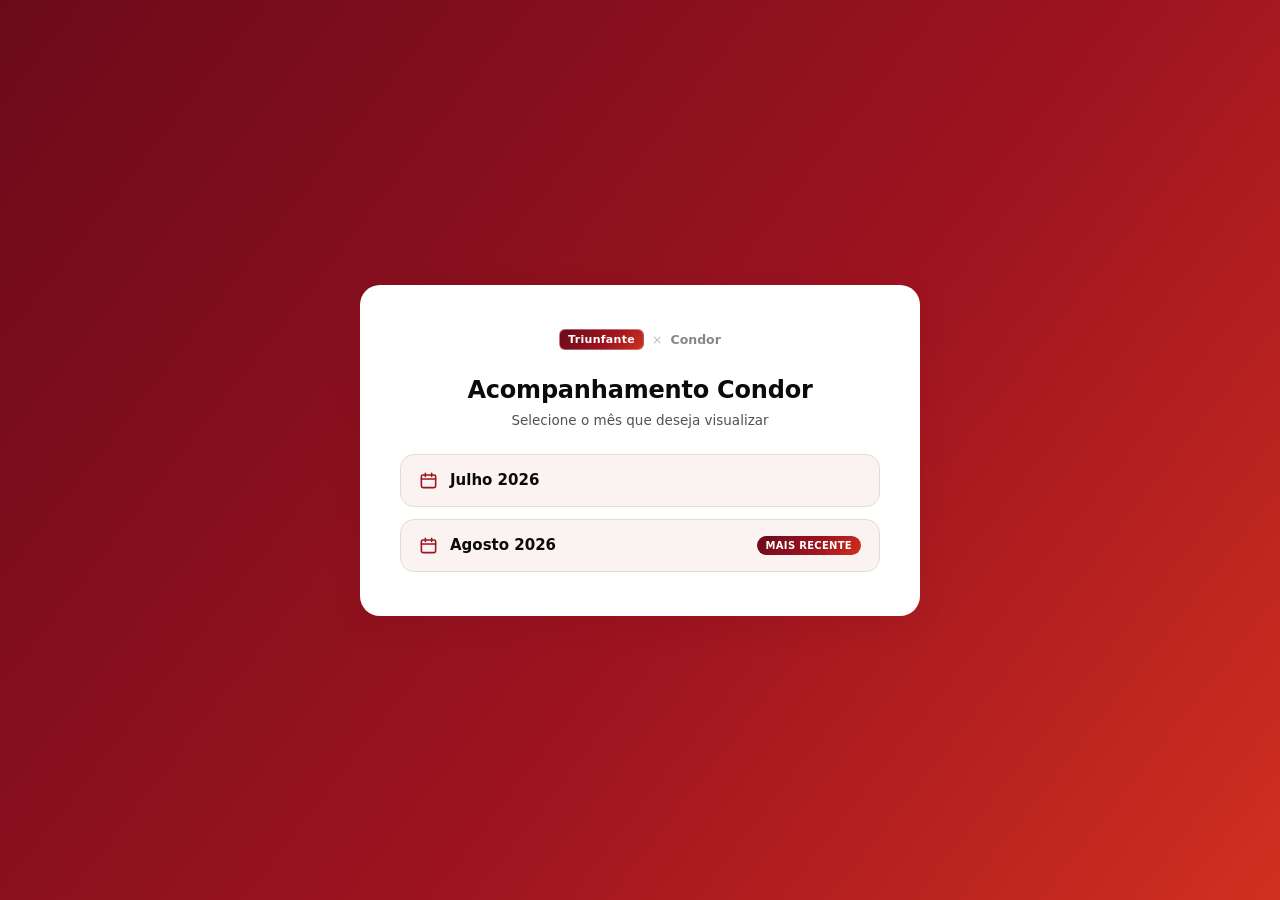
<file: index.html>
<!doctype html>
<html lang="pt-BR">
<head>
<meta charset="UTF-8">
<meta name="viewport" content="width=device-width, initial-scale=1">
<title>Acompanhamento Condor</title>
<link rel="stylesheet" href="style.css">
</head>
<body>
<div class="mesgate">
  <div class="mesgate-card">
    <div class="mesgate-brand"><span class="side-brand-badge">Triunfante</span><span class="side-brand-x">×</span><span class="side-brand-name">Condor</span></div>
    <h1>Acompanhamento Condor</h1>
    <p class="mesgate-sub">Selecione o mês que deseja visualizar</p>
    <div class="mesgate-grid" id="mesGateGrid"></div>
  </div>
</div>

<script src="meses.js"></script>
<script src="script.js"></script>
<script>
(function () {
  var meses = window.CONDOR_MESES || [];
  document.getElementById("mesGateGrid").innerHTML = mesGateCardsHTML(meses);
  wireMesGate(document);
})();
</script>
</body>
</html>
</file>
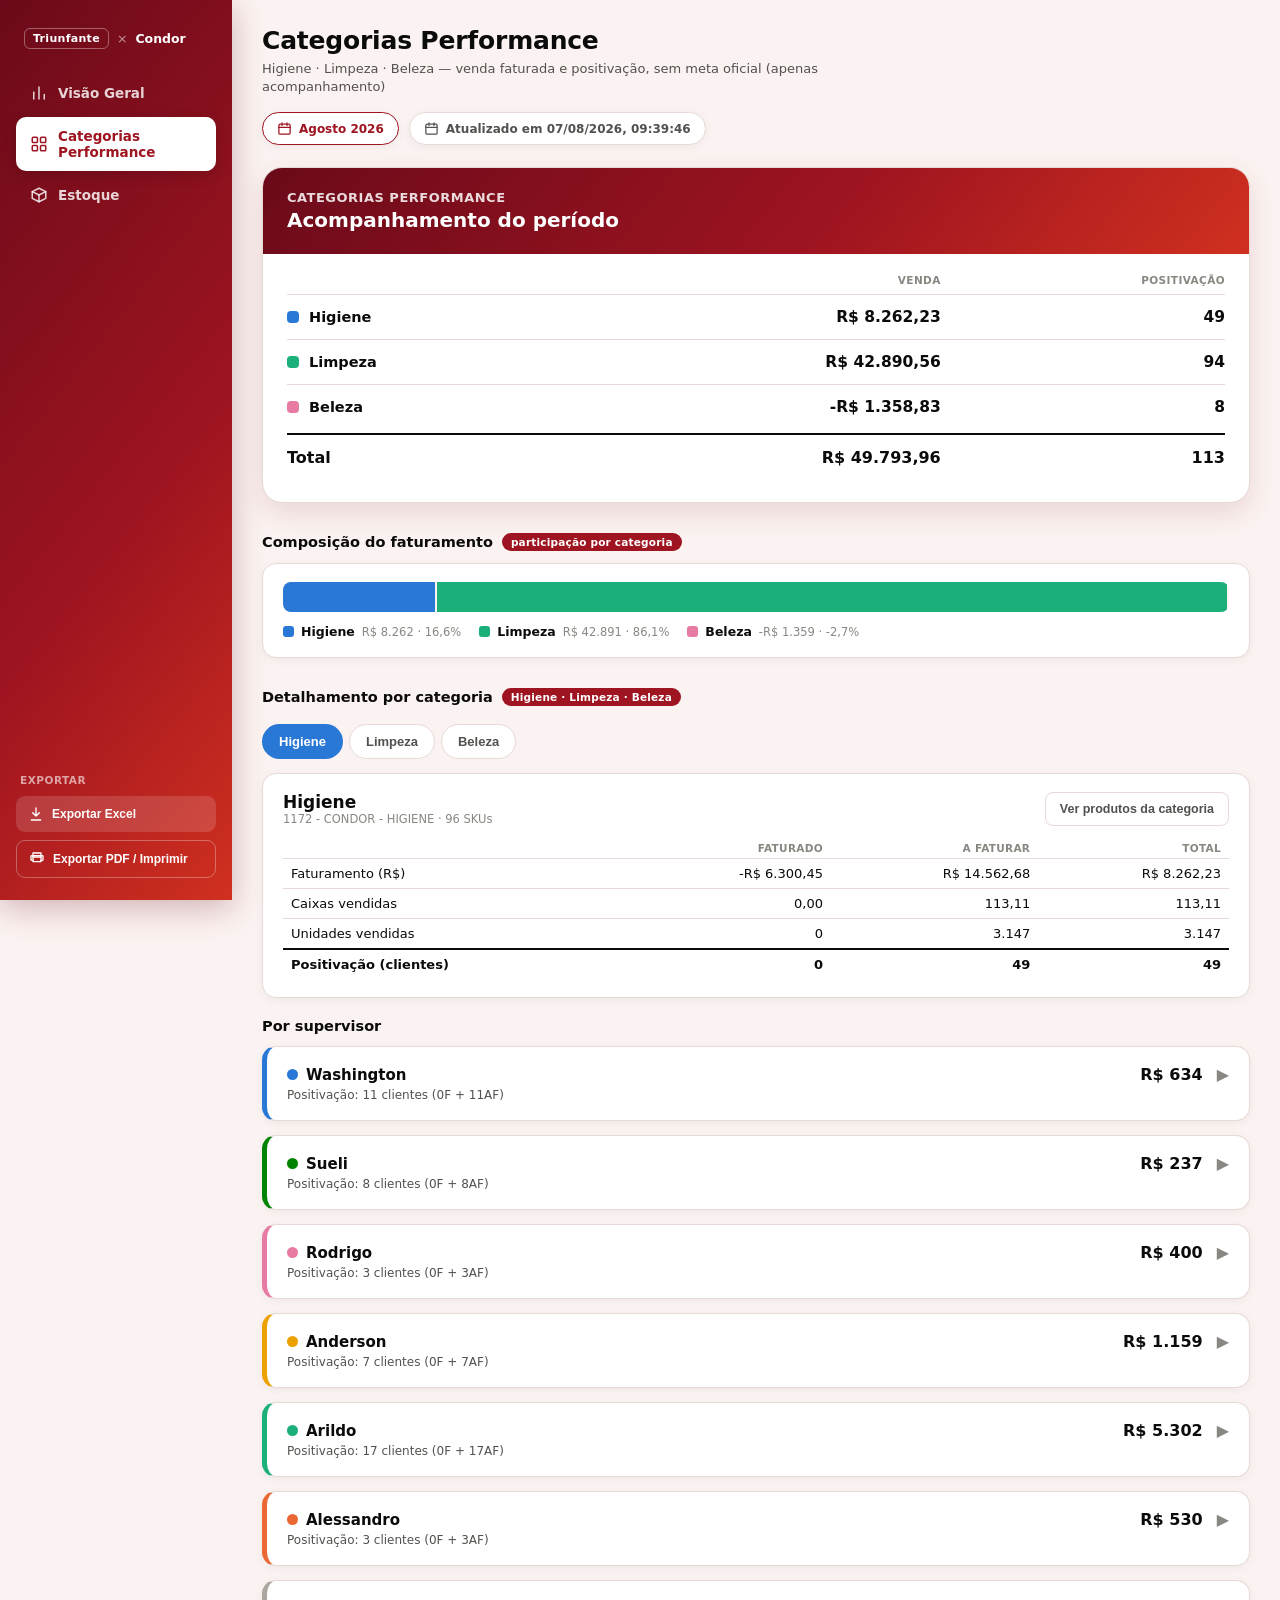
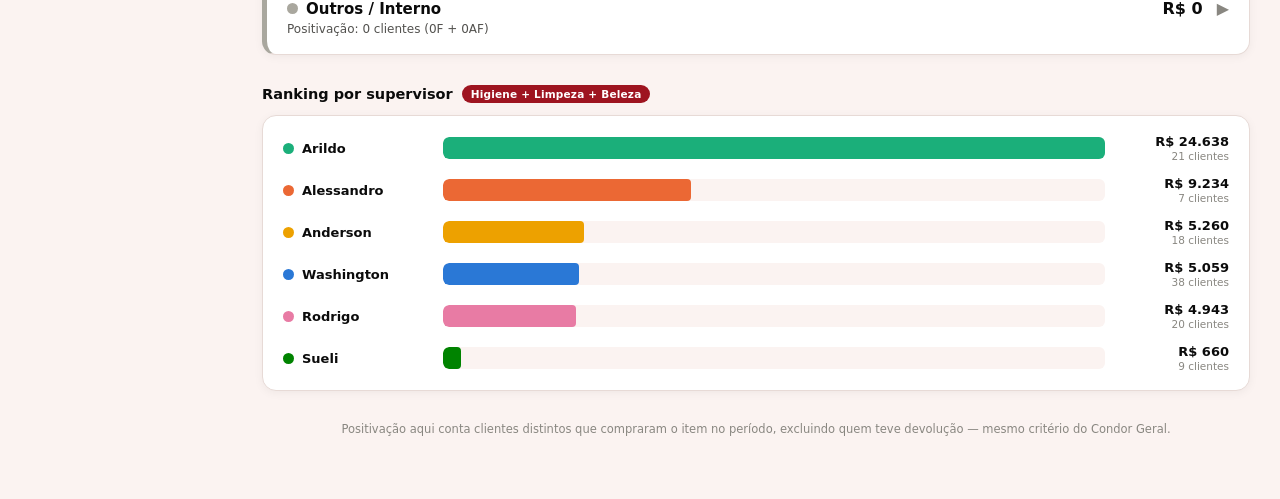
<file: categorias.html>
<!doctype html>
<html lang="pt-BR">
<head>
<meta charset="UTF-8">
<meta name="viewport" content="width=device-width, initial-scale=1">
<title>Categorias Performance — Acompanhamento Condor</title>
<link rel="stylesheet" href="style.css">
</head>
<body>
<div class="app">
  <div id="sidebarSlot"></div>
  <div class="main">
    <div class="content">
      <div id="topbarSlot"></div>

  <div id="scoreboardCard"></div>

  <div class="section-title">Composição do faturamento <span class="tag">participação por categoria</span></div>
  <div class="card" id="stackBarCard"></div>

  <div class="section-title">Detalhamento por categoria <span class="tag">Higiene · Limpeza · Beleza</span></div>
  <div class="tabs" id="tabs"></div>
  <div id="tabpanels"></div>

  <div class="section-title">Ranking por supervisor <span class="tag">Higiene + Limpeza + Beleza</span></div>
  <div class="card" id="rankCard"></div>

  <div class="footer-note">Positivação aqui conta clientes distintos que compraram o item no período, excluindo quem teve devolução — mesmo critério do Condor Geral.</div>
    </div>
  </div>
</div>

<script src="meses.js"></script>
<script src="mes-loader.js"></script>
<script src="script.js"></script>
<script>
(function () {
  var data = getData();
  document.getElementById("sidebarSlot").outerHTML = sidebarHTML("categorias", { exportFn: "exportCategoriasXls" });
  document.getElementById("topbarSlot").outerHTML = topbarHTML(
    "Categorias Performance",
    "Higiene · Limpeza · Beleza — venda faturada e positivação, sem meta oficial (apenas acompanhamento)",
    data.atualizadoEm
  );
  var cat = data.categorias;

  var scoreboardRows = cat.lista.map(function (c) {
    return '<div class="scoreboard-row" style="--cat-accent:' + catAccent(c.id) + '">' +
      '<div class="scoreboard-name"><span class="dot"></span>' + c.nome + '</div>' +
      '<div class="scoreboard-venda">' + fmtBRLCentavos(c.totalGeral.faturamento) + '</div>' +
      '<div class="scoreboard-posit">' + fmtInt(c.totalGeral.positivacao) + '</div>' +
    '</div>';
  }).join("");
  scoreboardRows += '<div class="scoreboard-row scoreboard-total">' +
    '<div class="scoreboard-name">Total</div>' +
    '<div class="scoreboard-venda">' + fmtBRLCentavos(cat.totalGeral.faturamento) + '</div>' +
    '<div class="scoreboard-posit">' + fmtInt(cat.totalGeral.positivacao) + '</div>' +
  '</div>';
  document.getElementById("scoreboardCard").innerHTML =
    '<div class="scoreboard">' +
      '<div class="scoreboard-head"><div class="scoreboard-title">Categorias Performance</div><div class="scoreboard-sub">Acompanhamento do período</div></div>' +
      '<div class="scoreboard-body">' +
        '<div class="scoreboard-cols"><span></span><span>Venda</span><span>Positivação</span></div>' +
        scoreboardRows +
      '</div>' +
    '</div>';

  document.getElementById("stackBarCard").innerHTML = stackBarHTML(cat.lista.map(function (c) {
    return { label: c.nome, value: c.totalGeral.faturamento, valueText: fmtBRL(c.totalGeral.faturamento), colorVar: catAccent(c.id) };
  }));

  document.getElementById("tabs").innerHTML = cat.lista.map(function (c, i) {
    return '<button class="tab-btn' + (i === 0 ? ' active' : '') + '" data-tab="panel-' + c.id + '" style="--tab-accent:' + catAccent(c.id) + '">' + c.nome + '</button>';
  }).join("");

  document.getElementById("tabpanels").innerHTML = cat.lista.map(function (c, i) {
    var produtosHtml = c.produtos.map(function (p) { return '<span class="prodchip"><b>' + p.codigo + '</b> ' + p.descricao + '</span>'; }).join("");
    var supHtml = c.porSupervisor.map(function (s) {
      var vendHtml = "";
      if (s.vendedores && s.vendedores.length) {
        vendHtml = '<div style="margin-top:12px">' + s.vendedores.slice().sort(function(a,b){return b.faturamento-a.faturamento;}).map(function (v) {
          return '<div style="display:flex;justify-content:space-between;font-size:12.5px;padding:6px 0;border-top:1px solid var(--line)">' +
            '<span>' + v.nome + '</span><span class="num">' + fmtBRLCentavos(v.faturamento) + ' · ' + v.positivacao + ' clientes</span>' +
          '</div>';
        }).join("") + '</div>';
      } else {
        vendHtml = '<div style="font-size:12px;color:var(--ink-muted);margin-top:8px">Nenhuma venda desta categoria por vendedores deste time no período.</div>';
      }
      return '<div class="card sup-card clickable" style="--sup-accent:' + supAccent(s.supervisorId) + '" onclick="toggleSupCard(this)">' +
        '<div class="sup-head"><div class="sup-name"><span class="dot"></span>' + s.nome + '</div><div style="display:flex;align-items:center;gap:14px"><span class="num" style="font-weight:800">' + fmtBRL(s.faturamento) + '</span><span class="chev">▶</span></div></div>' +
        '<div style="font-size:12px;color:var(--ink-soft);margin-top:4px">Positivação: ' + fmtInt(s.positivacao) + ' clientes (' + s.positivacaoFaturado + 'F + ' + s.positivacaoAFaturar + 'AF)</div>' +
        '<div class="sup-body">' + metricTableHTML(s, { caixas: true, unidades: false, meta: false }) + vendHtml + '</div>' +
      '</div>';
    }).join("");

    return '<div class="tabpanel' + (i === 0 ? ' active' : '') + '" id="panel-' + c.id + '">' +
      '<div class="card">' +
        '<div style="display:flex;justify-content:space-between;align-items:center;flex-wrap:wrap;gap:10px">' +
          '<div><div style="font-size:17px;font-weight:800">' + c.nome + '</div><div style="font-size:11.5px;color:var(--ink-muted)">' + c.departamento + ' · ' + c.totalSkus + ' SKUs</div></div>' +
          '<button class="btn ghost" onclick="var el=this.parentElement.parentElement.querySelector(\'.prodlist\'); el.style.display = el.style.display===\'none\'?\'flex\':\'none\';">Ver produtos da categoria</button>' +
        '</div>' +
        '<div class="prodlist" style="display:none">' + produtosHtml + '</div>' +
        '<div style="margin-top:12px">' + metricTableHTML(c.totalGeral, { caixas: true, unidades: true, meta: false }) + '</div>' +
      '</div>' +
      '<div class="section-title" style="margin-top:20px">Por supervisor</div>' +
      supHtml +
    '</div>';
  }).join("");

  var comFaturamento = cat.porSupervisor.slice().filter(function (s) { return s.faturamento > 0 || s.aFaturar > 0; }).sort(function (a, b) { return b.faturamento - a.faturamento; });
  var maxFat = comFaturamento.reduce(function (m, x) { return Math.max(m, x.faturamento); }, 0) || 1;
  document.getElementById("rankCard").innerHTML = rankChartHTML(comFaturamento.map(function (s) {
    return {
      nome: s.nome,
      accentVar: supAccent(s.supervisorId),
      pct: s.faturamento / maxFat * 100,
      valorTexto: fmtBRL(s.faturamento),
      valorSub: fmtInt(s.positivacao) + " clientes"
    };
  }));

  wireTabs(document);
})();

function exportCategoriasXls() {
  var data = getData();
  var cat = data.categorias;
  var headers = ["Categoria", "Supervisor", "Faturado", "A Faturar", "Faturamento", "Caixas Vendidas", "Positivação Faturado", "Positivação A Faturar", "Positivação"];
  var rows = [];
  cat.lista.forEach(function (c) {
    c.porSupervisor.forEach(function (s) {
      rows.push([c.nome, s.nome, fmtBRLCentavos(s.faturado), fmtBRLCentavos(s.aFaturar), fmtBRLCentavos(s.faturamento), fmtNum(s.caixasVenda, 2), s.positivacaoFaturado, s.positivacaoAFaturar, s.positivacao]);
    });
    rows.push([c.nome, "TOTAL CATEGORIA", fmtBRLCentavos(c.totalGeral.faturado), fmtBRLCentavos(c.totalGeral.aFaturar), fmtBRLCentavos(c.totalGeral.faturamento), fmtNum(c.totalGeral.caixasVenda, 2), c.totalGeral.positivacaoFaturado, c.totalGeral.positivacaoAFaturar, c.totalGeral.positivacao]);
  });
  rows.push(["TOTAL GERAL", "", fmtBRLCentavos(cat.totalGeral.faturado), fmtBRLCentavos(cat.totalGeral.aFaturar), fmtBRLCentavos(cat.totalGeral.faturamento), fmtNum(cat.totalGeral.caixasVenda, 2), cat.totalGeral.positivacaoFaturado, cat.totalGeral.positivacaoAFaturar, cat.totalGeral.positivacao]);
  downloadHtmlAsXls("Condor Categorias", headers, rows, "Condor Categorias Performance.xls");
}
</script>
</body>
</html>
</file>
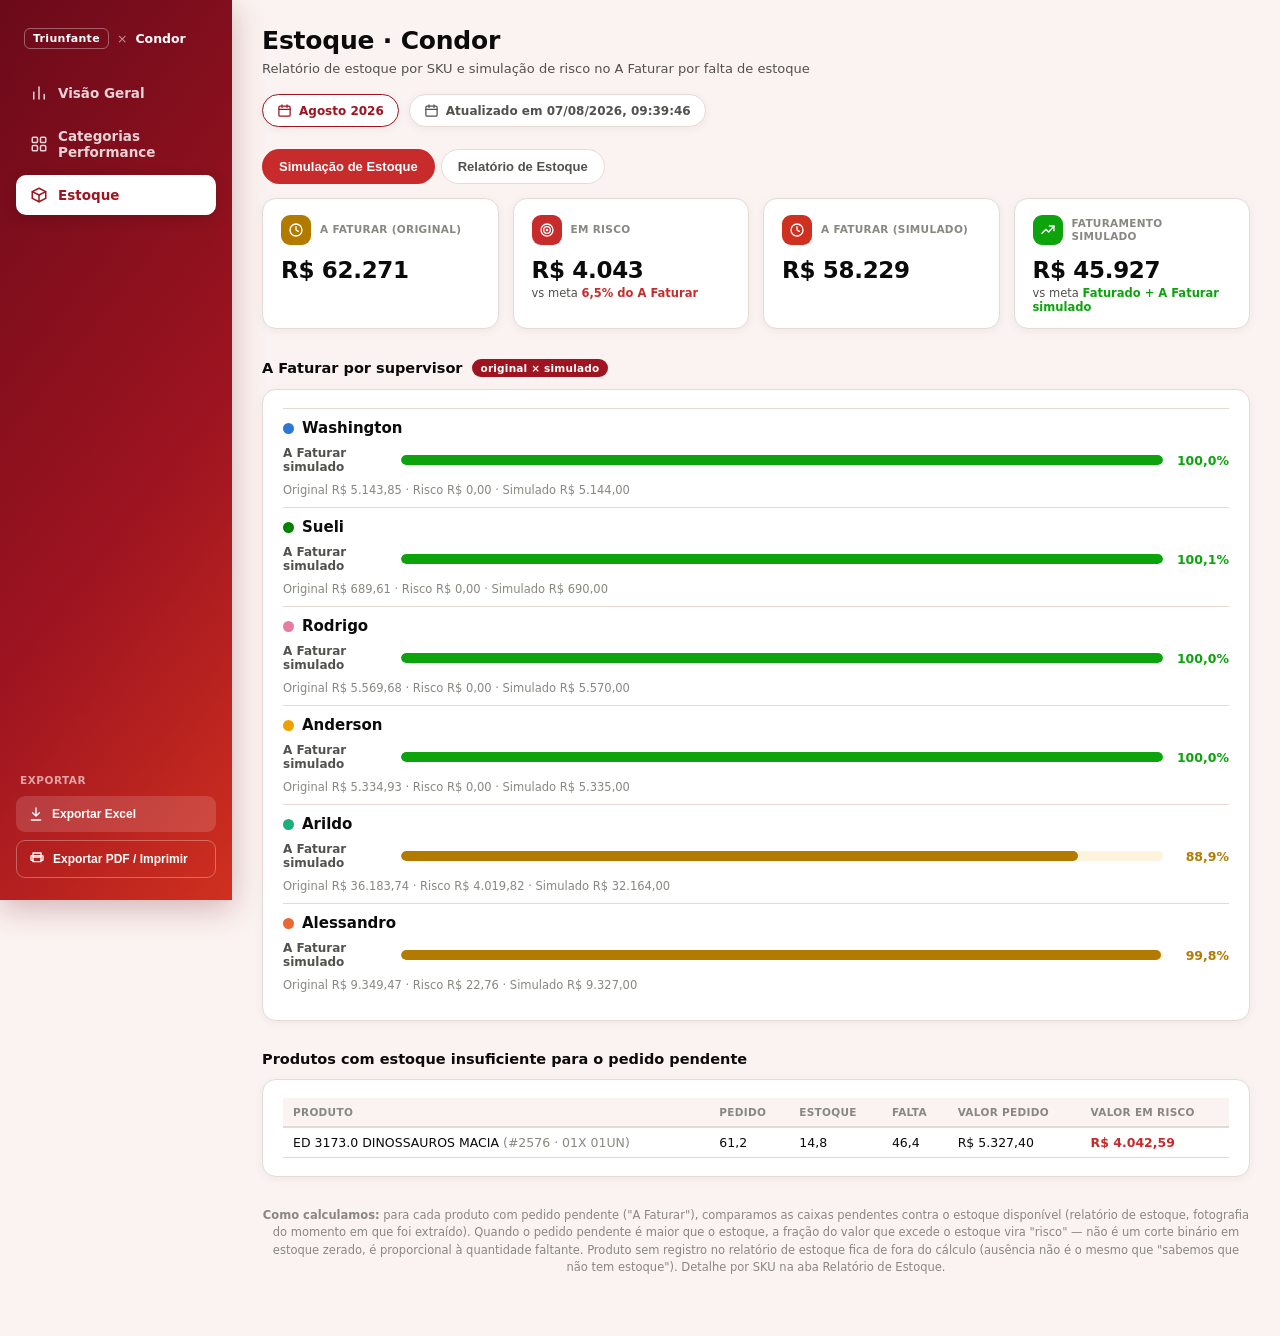
<file: estoque.html>
<!doctype html>
<html lang="pt-BR">
<head>
<meta charset="UTF-8">
<meta name="viewport" content="width=device-width, initial-scale=1">
<title>Estoque — Acompanhamento Condor</title>
<link rel="stylesheet" href="style.css">
</head>
<body>
<div class="app">
  <div id="sidebarSlot"></div>
  <div class="main">
    <div class="content">
      <div id="topbarSlot"></div>

      <div class="tabs" id="subTabs">
        <button class="tab-btn active" data-tab="panel-simulacao" style="--tab-accent:var(--critical)">Simulação de Estoque</button>
        <button class="tab-btn" data-tab="panel-bruto" style="--tab-accent:var(--purple)">Relatório de Estoque</button>
      </div>

      <div class="tabpanel active" id="panel-simulacao">
        <div class="stat-grid" id="simStatGrid"></div>

        <div class="section-title">A Faturar por supervisor <span class="tag">original × simulado</span></div>
        <div class="card" id="simSupCard"></div>

        <div class="section-title">Produtos com estoque insuficiente para o pedido pendente</div>
        <div class="card" id="simProdCard"></div>

        <div class="footer-note">
          <b>Como calculamos:</b> para cada produto com pedido pendente ("A Faturar"), comparamos as caixas pendentes contra o estoque disponível (relatório de estoque, fotografia do momento em que foi extraído). Quando o pedido pendente é maior que o estoque, a fração do valor que excede o estoque vira "risco" — não é um corte binário em estoque zerado, é proporcional à quantidade faltante. Produto sem registro no relatório de estoque fica de fora do cálculo (ausência não é o mesmo que "sabemos que não tem estoque"). Detalhe por SKU na aba Relatório de Estoque.
        </div>
      </div>

      <div class="tabpanel" id="panel-bruto">
        <div class="stat-grid" id="brutoStatGrid"></div>

        <div class="section-title">Produtos em estoque</div>
        <div class="card">
          <div class="search-row">
            <input class="search-box" id="busca" type="text" placeholder="Buscar por descrição ou código...">
            <div class="search-count" id="contador"></div>
          </div>
          <div id="tabelaEstoque"></div>
        </div>

        <div class="footer-note">
          Valor em estoque de cada produto = Qt.Estoque (unidades) × Vl.Ult.Ent.Unit. (valor unitário da última entrada de compra). Lista ordenada por valor em estoque (maior para o menor). É uma fotografia do momento em que "Estoque - Condor.xls" foi extraído — atualize o relatório e rode a geração de dados de novo para refletir entradas/saídas recentes.
        </div>
      </div>
    </div>
  </div>
</div>

<script src="meses.js"></script>
<script src="mes-loader.js"></script>
<script src="script.js"></script>
<script>
(function () {
  var data = getData();

  document.getElementById("sidebarSlot").outerHTML = sidebarHTML("estoque", { exportFn: "exportarEstoqueXlsWrapper" });
  document.getElementById("topbarSlot").outerHTML = topbarHTML(
    "Estoque · Condor",
    "Relatório de estoque por SKU e simulação de risco no A Faturar por falta de estoque",
    data.atualizadoEm
  );

  var sim = data.geral.simulacaoEstoque;
  var tg = sim.totalGeral;
  var pctRisco = tg.aFaturarOriginal > 0 ? (100 * tg.valorRisco / tg.aFaturarOriginal) : 0;

  document.getElementById("simStatGrid").innerHTML = [
    { label: "A Faturar (original)", value: fmtBRL(tg.aFaturarOriginal), accent: "var(--warning)", icon: iconClock() },
    { label: "Em risco", value: fmtBRL(tg.valorRisco), vsMeta: fmtPct(pctRisco) + " do A Faturar", accent: "var(--critical)", icon: iconTarget() },
    { label: "A Faturar (simulado)", value: fmtBRL(tg.aFaturarSimulado), accent: "var(--condor-3)", icon: iconClock() },
    { label: "Faturamento simulado", value: fmtBRL(tg.faturamentoSimulado), vsMeta: "Faturado + A Faturar simulado", accent: "var(--good)", icon: iconTrendUp() }
  ].map(statTileHTML).join("");

  document.getElementById("simSupCard").innerHTML = sim.porSupervisor.filter(function (s) { return s.aFaturarOriginal > 0; }).map(function (s) {
    var pct = s.aFaturarOriginal > 0 ? Math.round(1000 * s.aFaturarSimulado / s.aFaturarOriginal) / 10 : 100;
    return '<div style="padding:10px 0;border-top:1px solid var(--line)">' +
      '<div class="sup-name" style="margin-bottom:6px"><span class="dot" style="background:' + supAccent(s.supervisorId) + '"></span>' + s.nome + '</div>' +
      meterRow("A Faturar simulado", pct) +
      '<div style="font-size:11.5px;color:var(--ink-muted);margin-top:2px">Original ' + fmtBRLCentavos(s.aFaturarOriginal) + ' · Risco ' + fmtBRLCentavos(s.valorRisco) + ' · Simulado ' + fmtBRLCentavos(s.aFaturarSimulado) + '</div>' +
    '</div>';
  }).join("") || '<div class="empty-note">Nenhum supervisor com A Faturar pendente no momento.</div>';

  document.getElementById("simProdCard").innerHTML = sim.produtosRisco.length
    ? '<div class="datatable-wrap"><table class="datatable"><tr><th>Produto</th><th>Pedido</th><th>Estoque</th><th>Falta</th><th>Valor pedido</th><th>Valor em risco</th></tr>' + sim.produtosRisco.map(produtoRiscoRowHTML).join("") + '</table></div>'
    : '<div class="empty-note">Nenhum produto com pedido pendente acima do estoque disponível no momento.</div>';

  var est = data.estoque;
  document.getElementById("brutoStatGrid").innerHTML = [
    { label: "Valor em estoque", value: fmtBRL(est.total.valor), accent: "var(--condor-3)", icon: iconMoney() },
    { label: "Caixas em estoque", value: fmtNum(est.total.caixas, 0), accent: "var(--purple)", icon: iconBox() },
    { label: "Unidades em estoque", value: fmtInt(est.total.unidades), accent: "var(--sup-100)", icon: iconBox() },
    { label: "SKUs", value: fmtInt(est.produtos.length), accent: "var(--good)", icon: iconCategorias() }
  ].map(statTileHTML).join("");

  var container = document.getElementById("tabelaEstoque");
  var contador = document.getElementById("contador");
  renderEstoqueTabela(container, est.produtos);
  contador.textContent = est.produtos.length + " de " + est.produtos.length + " produtos";
  ativarBuscaEstoque(document.getElementById("busca"), container, est.produtos, contador);

  wireTabs(document);
})();

function exportarEstoqueXlsWrapper() {
  exportarEstoqueXls(getData().estoque.produtos);
}
</script>
</body>
</html>
</file>
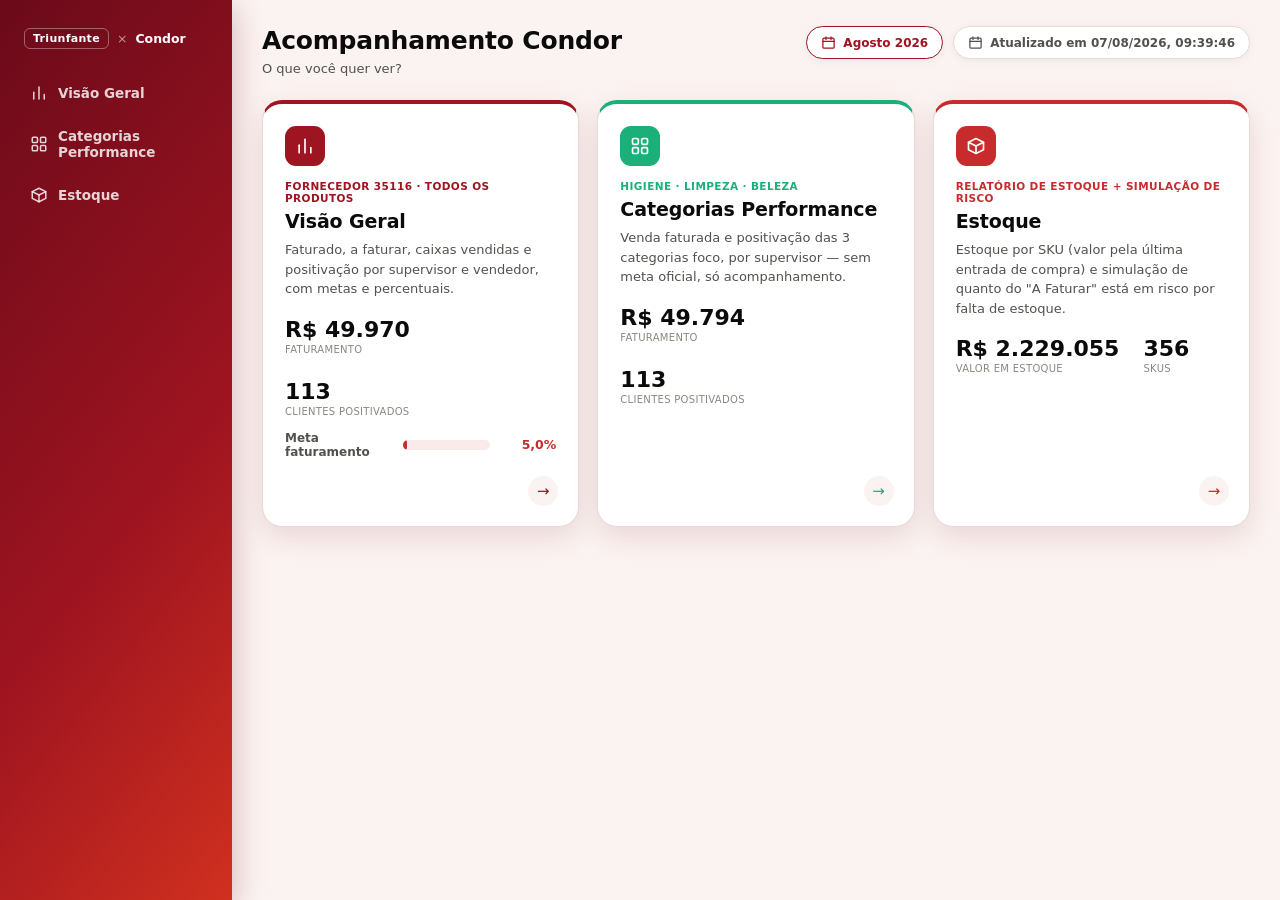
<file: menu.html>
<!doctype html>
<html lang="pt-BR">
<head>
<meta charset="UTF-8">
<meta name="viewport" content="width=device-width, initial-scale=1">
<title>Acompanhamento Condor</title>
<link rel="stylesheet" href="style.css">
</head>
<body>
<div class="app">
  <div id="sidebarSlot"></div>
  <div class="main">
    <div class="content">
      <div id="topbarSlot"></div>
      <div class="menu-grid" id="menuGrid"></div>
    </div>
  </div>
</div>

<script src="meses.js"></script>
<script src="mes-loader.js"></script>
<script src="script.js"></script>
<script>
(function () {
  var data = getData();

  document.getElementById("sidebarSlot").outerHTML = sidebarHTML("");
  document.getElementById("topbarSlot").outerHTML = topbarHTML("Acompanhamento Condor", "O que você quer ver?", data.atualizadoEm);

  var g = data.geral.totalGeral;
  var cats = data.categorias.totalGeral;

  var itens = [
    {
      href: "visao-geral.html", accent: "var(--condor-2)", icon: iconGeral(), tag: "Fornecedor 35116 · todos os produtos",
      titulo: "Visão Geral", desc: "Faturado, a faturar, caixas vendidas e positivação por supervisor e vendedor, com metas e percentuais.",
      stats: [
        { v: fmtBRL(g.faturamento), k: "Faturamento" },
        { v: fmtInt(g.positivacao), k: "Clientes positivados" }
      ],
      meter: g.metaFaturamento ? meterRow("Meta faturamento", g.pctMetaFaturamento) : ""
    },
    {
      href: "categorias.html", accent: "var(--sup-24)", icon: iconCategorias(), tag: "Higiene · Limpeza · Beleza",
      titulo: "Categorias Performance", desc: "Venda faturada e positivação das 3 categorias foco, por supervisor — sem meta oficial, só acompanhamento.",
      stats: [
        { v: fmtBRL(cats.faturamento), k: "Faturamento" },
        { v: fmtInt(cats.positivacao), k: "Clientes positivados" }
      ],
      meter: ""
    },
    {
      href: "estoque.html", accent: "var(--critical)", icon: iconBox(), tag: "Relatório de estoque + simulação de risco",
      titulo: "Estoque", desc: "Estoque por SKU (valor pela última entrada de compra) e simulação de quanto do \"A Faturar\" está em risco por falta de estoque.",
      stats: [
        { v: fmtBRL(data.estoque.total.valor), k: "Valor em estoque" },
        { v: fmtInt(data.estoque.produtos.length), k: "SKUs" }
      ],
      meter: ""
    }
  ];

  document.getElementById("menuGrid").innerHTML = itens.map(function (it) {
    return '<a class="menu-card" href="' + it.href + '" style="--menu-accent:' + it.accent + '">' +
      '<div class="menu-icon">' + it.icon + '</div>' +
      '<div class="menu-tag">' + it.tag + '</div>' +
      '<h2>' + it.titulo + '</h2>' +
      '<p>' + it.desc + '</p>' +
      '<div class="menu-stats">' + it.stats.map(function (s) {
        return '<div class="stat-inline"><div class="v num">' + s.v + '</div><div class="k">' + s.k + '</div></div>';
      }).join("") + '</div>' +
      (it.meter ? '<div class="menu-meter">' + it.meter + '</div>' : '') +
      '<div class="menu-arrow">→</div>' +
    '</a>';
  }).join("");
})();
</script>
</body>
</html>
</file>
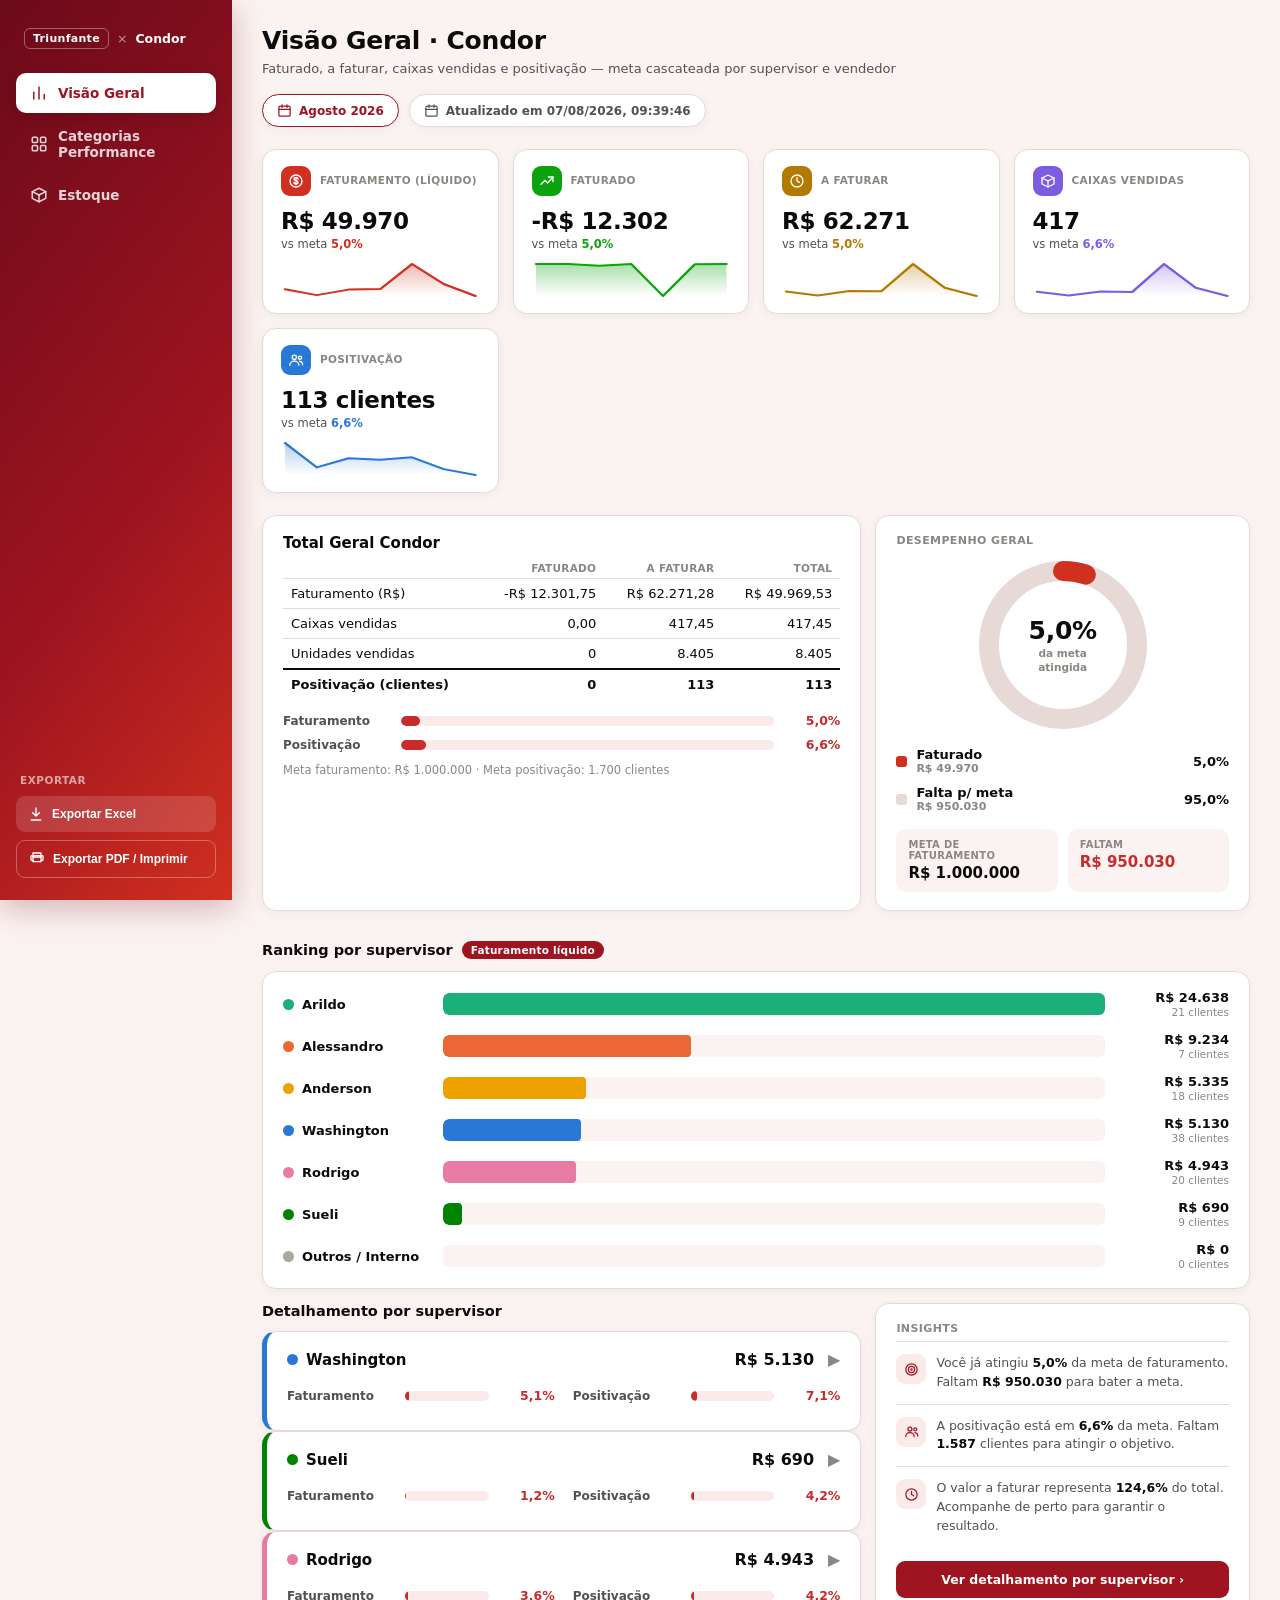
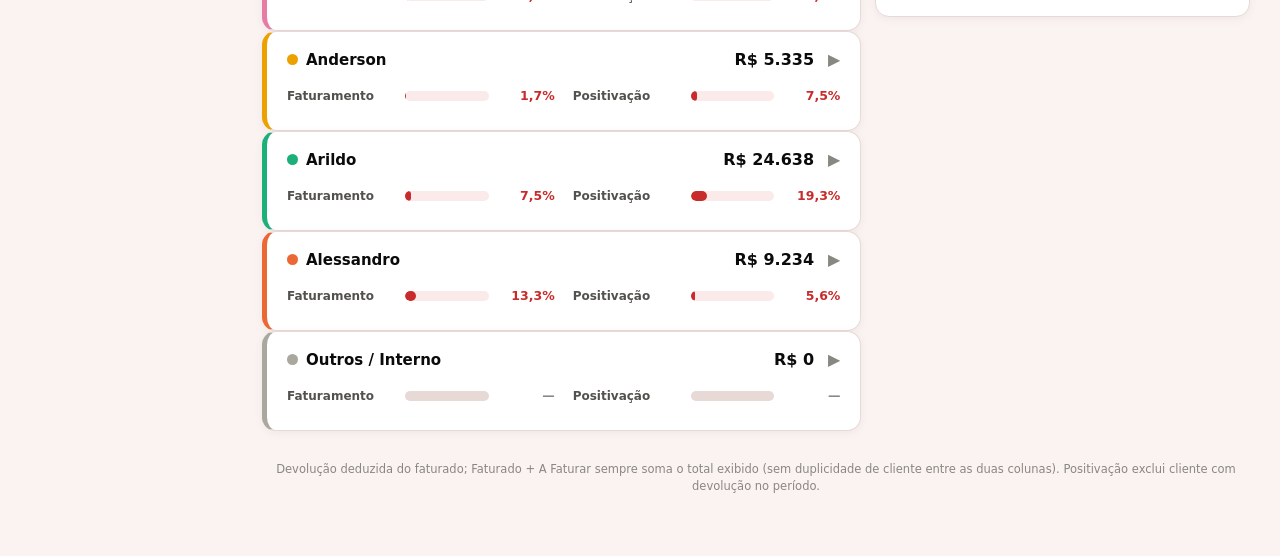
<file: visao-geral.html>
<!doctype html>
<html lang="pt-BR">
<head>
<meta charset="UTF-8">
<meta name="viewport" content="width=device-width, initial-scale=1">
<title>Visão Geral — Acompanhamento Condor</title>
<link rel="stylesheet" href="style.css">
</head>
<body>
<div class="app">
  <div id="sidebarSlot"></div>
  <div class="main">
    <div class="content">
      <div id="topbarSlot"></div>

      <div class="stat-grid" id="statGrid"></div>

      <div class="split2">
        <div class="card">
          <div class="totalcard-title">Total Geral Condor</div>
          <div id="totalTable"></div>
          <div id="totalMeters" style="margin-top:14px"></div>
          <div class="footer-note" id="totalMetaNote" style="margin-top:10px;text-align:left"></div>
        </div>
        <div class="card donut-card">
          <div class="donut-card-title">Desempenho Geral</div>
          <div class="donut-wrap" id="donutWrap"></div>
          <div class="donut-legend" id="donutLegend"></div>
          <div class="meta-box-row" id="metaBoxRow"></div>
        </div>
      </div>

      <div class="section-title">Ranking por supervisor <span class="tag">Faturamento líquido</span></div>
      <div class="card" id="rankCard"></div>

      <div class="split2" style="grid-template-columns:1.6fr 1fr">
        <div>
          <div class="section-title" style="margin-top:0">Detalhamento por supervisor</div>
          <div id="supervisores"></div>
        </div>
        <div id="insightsSlot"></div>
      </div>

      <div class="footer-note">Devolução deduzida do faturado; Faturado + A Faturar sempre soma o total exibido (sem duplicidade de cliente entre as duas colunas). Positivação exclui cliente com devolução no período.</div>
    </div>
  </div>
</div>

<script src="meses.js"></script>
<script src="mes-loader.js"></script>
<script src="script.js"></script>
<script>
(function () {
  var data = getData();
  var g = data.geral.totalGeral;

  document.getElementById("sidebarSlot").outerHTML = sidebarHTML("geral", { exportFn: "exportGeralXls" });
  document.getElementById("topbarSlot").outerHTML = topbarHTML(
    "Visão Geral · Condor",
    "Faturado, a faturar, caixas vendidas e positivação — meta cascateada por supervisor e vendedor",
    data.atualizadoEm
  );

  // Sparkline de cada KPI = valor por supervisor (ordem fixa de data.supervisores) -- dado real, nao decorativo.
  var supOrder = data.supervisores.map(function (s) {
    var sup = data.geral.porSupervisor.find(function (x) { return x.supervisorId === s.id; });
    return sup || { faturamento: 0, faturado: 0, aFaturar: 0, caixasVenda: 0, positivacao: 0 };
  });
  function serie(field) { return supOrder.map(function (s) { return s[field]; }); }

  document.getElementById("statGrid").innerHTML = [
    { label: "Faturamento (líquido)", value: fmtBRL(g.faturamento), vsMeta: fmtPct(g.pctMetaFaturamento), accent: "var(--condor-3)", icon: iconMoney(), spark: sparklineSVG(serie("faturamento"), "var(--condor-3)") },
    { label: "Faturado", value: fmtBRL(g.faturado), vsMeta: fmtPct(g.pctMetaFaturamento), accent: "var(--good)", icon: iconTrendUp(), spark: sparklineSVG(serie("faturado"), "var(--good)") },
    { label: "A Faturar", value: fmtBRL(g.aFaturar), vsMeta: fmtPct(g.pctMetaFaturamento), accent: "var(--warning)", icon: iconClock(), spark: sparklineSVG(serie("aFaturar"), "var(--warning)") },
    { label: "Caixas vendidas", value: fmtNum(g.caixasVenda, 0), vsMeta: fmtPct(g.pctMetaPositivacao), accent: "var(--purple)", icon: iconBox(), spark: sparklineSVG(serie("caixasVenda"), "var(--purple)") },
    { label: "Positivação", value: fmtInt(g.positivacao) + " clientes", vsMeta: fmtPct(g.pctMetaPositivacao), accent: "var(--sup-100)", icon: iconPeople(), spark: sparklineSVG(serie("positivacao"), "var(--sup-100)") }
  ].map(statTileHTML).join("");

  document.getElementById("totalTable").innerHTML = metricTableHTML(g, { caixas: true, unidades: true, meta: false });
  document.getElementById("totalMeters").innerHTML = meterRow("Faturamento", g.pctMetaFaturamento) + meterRow("Positivação", g.pctMetaPositivacao);
  document.getElementById("totalMetaNote").textContent = "Meta faturamento: " + fmtBRL(g.metaFaturamento) + "  ·  Meta positivação: " + fmtInt(g.metaPositivacao) + " clientes";

  var falta = Math.max(0, g.metaFaturamento - g.faturamento);
  var pctAtingido = Math.min(100, g.pctMetaFaturamento);
  var pctFalta = Math.max(0, 100 - pctAtingido);
  document.getElementById("donutWrap").innerHTML =
    donutSVG(pctAtingido, "var(--condor-3)", "var(--line)") +
    '<div class="donut-center"><div class="pct num">' + fmtPct(g.pctMetaFaturamento) + '</div><div class="lbl">da meta<br>atingida</div></div>';
  document.getElementById("donutLegend").innerHTML =
    '<div class="donut-legend-item"><span class="sw" style="background:var(--condor-3)"></span><div class="lbl-wrap">Faturado<span class="sub-v num">' + fmtBRL(g.faturamento) + '</span></div><span class="pct-v num">' + fmtPct(pctAtingido) + '</span></div>' +
    '<div class="donut-legend-item"><span class="sw" style="background:var(--line)"></span><div class="lbl-wrap">Falta p/ meta<span class="sub-v num">' + fmtBRL(falta) + '</span></div><span class="pct-v num">' + fmtPct(pctFalta) + '</span></div>';
  document.getElementById("metaBoxRow").innerHTML =
    '<div class="meta-box"><div class="k">Meta de faturamento</div><div class="v num">' + fmtBRL(g.metaFaturamento) + '</div></div>' +
    '<div class="meta-box"><div class="k">Faltam</div><div class="v warn num">' + fmtBRL(falta) + '</div></div>';

  var order = data.supervisores;
  var comFaturamento = order.map(function (s) {
    var sup = data.geral.porSupervisor.find(function (x) { return x.supervisorId === s.id; });
    return { id: s.id, nome: s.nome, sup: sup };
  }).filter(function (x) { return x.sup; }).sort(function (a, b) { return b.sup.faturamento - a.sup.faturamento; });
  var maxFat = comFaturamento.reduce(function (m, x) { return Math.max(m, x.sup.faturamento); }, 0) || 1;
  document.getElementById("rankCard").innerHTML = rankChartHTML(comFaturamento.map(function (x) {
    return {
      nome: x.nome,
      accentVar: supAccent(x.id),
      pct: x.sup.faturamento / maxFat * 100,
      valorTexto: fmtBRL(x.sup.faturamento),
      valorSub: fmtInt(x.sup.positivacao) + " clientes"
    };
  }));

  document.getElementById("supervisores").innerHTML = order.map(function (s) {
    var sup = data.geral.porSupervisor.find(function (x) { return x.supervisorId === s.id; });
    if (!sup) return "";
    var vendedoresHtml = "";
    if (sup.vendedores && sup.vendedores.length) {
      vendedoresHtml = '<div style="margin-top:14px"><div style="font-size:11.5px;font-weight:800;text-transform:uppercase;color:var(--ink-muted);margin-bottom:8px">Por vendedor (' + sup.vendedores.length + ')</div>' +
        sup.vendedores.slice().sort(function (a, b) { return b.faturamento - a.faturamento; }).map(function (v) {
          return '<div style="padding:10px 0;border-top:1px solid var(--line)">' +
            '<div style="display:flex;justify-content:space-between;font-weight:700;font-size:13px"><span>' + v.nome + ' <span style="color:var(--ink-muted);font-weight:500">(#' + v.codVend + ')</span></span><span class="num">' + fmtBRL(v.faturamento) + '</span></div>' +
            '<div style="display:flex;gap:18px;margin-top:6px;flex-wrap:wrap">' +
              '<div style="flex:1;min-width:200px">' + meterRow("Faturamento", v.pctMetaFaturamento) + '</div>' +
              '<div style="flex:1;min-width:200px">' + meterRow("Positivação", v.pctMetaPositivacao) + '</div>' +
            '</div>' +
            '<div style="font-size:11.5px;color:var(--ink-muted);margin-top:2px">Faturado ' + fmtBRLCentavos(v.faturado) + ' · A Faturar ' + fmtBRLCentavos(v.aFaturar) + ' · Caixas ' + fmtNum(v.caixasVenda,1) + ' · Positivação ' + v.positivacaoFaturado + 'F + ' + v.positivacaoAFaturar + 'AF = ' + v.positivacao + '</div>' +
          '</div>';
        }).join("") +
      '</div>';
    }
    return '<div class="card sup-card clickable" style="--sup-accent:' + supAccent(s.id) + '" onclick="toggleSupCard(this)">' +
      '<div class="sup-head">' +
        '<div class="sup-name"><span class="dot"></span>' + s.nome + '</div>' +
        '<div style="display:flex;align-items:center;gap:14px">' +
          '<span class="num" style="font-weight:800">' + fmtBRL(sup.faturamento) + '</span>' +
          '<span class="chev">▶</span>' +
        '</div>' +
      '</div>' +
      '<div style="display:flex;gap:18px;margin-top:10px;flex-wrap:wrap">' +
        '<div style="flex:1;min-width:220px">' + meterRow("Faturamento", sup.pctMetaFaturamento) + '</div>' +
        '<div style="flex:1;min-width:220px">' + meterRow("Positivação", sup.pctMetaPositivacao) + '</div>' +
      '</div>' +
      '<div class="sup-body">' + metricTableHTML(sup, { caixas: true, unidades: true, meta: false }) + vendedoresHtml + '</div>' +
    '</div>';
  }).join("");

  var faltaClientes = Math.max(0, Math.round(g.metaPositivacao - g.positivacao));
  var pctAFaturar = g.faturamento ? (g.aFaturar / g.faturamento * 100) : 0;
  var insights = [];
  insights.push({
    icon: iconTarget(),
    html: g.pctMetaFaturamento >= 100
      ? "Meta de faturamento batida! Você atingiu <b>" + fmtPct(g.pctMetaFaturamento) + "</b> do objetivo."
      : "Você já atingiu <b>" + fmtPct(g.pctMetaFaturamento) + "</b> da meta de faturamento. Faltam <b>" + fmtBRL(falta) + "</b> para bater a meta."
  });
  insights.push({
    icon: iconPeople(),
    html: g.pctMetaPositivacao >= 100
      ? "Meta de positivação batida! <b>" + fmtInt(g.positivacao) + "</b> clientes positivados."
      : "A positivação está em <b>" + fmtPct(g.pctMetaPositivacao) + "</b> da meta. Faltam <b>" + fmtInt(faltaClientes) + "</b> clientes para atingir o objetivo."
  });
  insights.push({
    icon: iconClock(),
    html: "O valor a faturar representa <b>" + fmtPct(pctAFaturar) + "</b> do total. Acompanhe de perto para garantir o resultado."
  });
  document.getElementById("insightsSlot").innerHTML = insightsCardHTML(insights, { ctaHref: "#supervisores", ctaLabel: "Ver detalhamento por supervisor" });
})();

function exportGeralXls() {
  var data = getData();
  var headers = ["Supervisor", "Faturado", "A Faturar", "Faturamento", "Meta Fat.", "% Meta Fat.", "Caixas Vendidas", "Positivação Faturado", "Positivação A Faturar", "Positivação", "Meta Posit.", "% Meta Posit."];
  var rows = data.geral.porSupervisor.map(function (s) {
    return [s.nome, fmtBRLCentavos(s.faturado), fmtBRLCentavos(s.aFaturar), fmtBRLCentavos(s.faturamento), s.metaFaturamento ? fmtBRLCentavos(s.metaFaturamento) : "", s.pctMetaFaturamento ? fmtPct(s.pctMetaFaturamento) : "", fmtNum(s.caixasVenda,2), s.positivacaoFaturado, s.positivacaoAFaturar, s.positivacao, s.metaPositivacao || "", s.pctMetaPositivacao ? fmtPct(s.pctMetaPositivacao) : ""];
  });
  var g = data.geral.totalGeral;
  rows.push(["TOTAL GERAL", fmtBRLCentavos(g.faturado), fmtBRLCentavos(g.aFaturar), fmtBRLCentavos(g.faturamento), fmtBRLCentavos(g.metaFaturamento), fmtPct(g.pctMetaFaturamento), fmtNum(g.caixasVenda,2), g.positivacaoFaturado, g.positivacaoAFaturar, g.positivacao, g.metaPositivacao, fmtPct(g.pctMetaPositivacao)]);
  downloadHtmlAsXls("Condor Geral", headers, rows, "Condor Geral - por supervisor.xls");
}
</script>
</body>
</html>
</file>
<file: style.css>
:root {
  --bg: #FBF3F1;
  --panel: #FFFFFF;
  --line: #E7DAD6;
  --ink: #0B0B0B;
  --ink-soft: #52514E;
  --ink-muted: #898781;

  --good: #0CA30C;
  --warning: #B37A00;
  --serious: #C1541F;
  --critical: #C82B2B;
  --good-bg: #E6F5E6;
  --warning-bg: #FEF3DC;
  --critical-bg: #FBEAEA;

  /* paleta categorica (dataviz skill, ordem validada) -- 1 cor fixa por supervisor */
  --sup-100: #2A78D6;  /* Washington - azul */
  --sup-28:  #008300;  /* Sueli - verde */
  --sup-27:  #E87BA4;  /* Rodrigo - magenta */
  --sup-23:  #EDA100;  /* Anderson - amarelo/ocre */
  --sup-24:  #1BAF7A;  /* Arildo - aqua */
  --sup-80:  #EB6834;  /* Alessandro - laranja */
  --sup-0:   #A9A79E;  /* Outros/Interno - cinza neutro */

  /* paleta categorica (dataviz skill, slots 1/3/5) -- 1 cor fixa por categoria de produto */
  --cat-higiene: #2A78D6;  /* azul */
  --cat-limpeza: #1BAF7A;  /* aqua */
  --cat-beleza:  #E87BA4;  /* magenta */

  /* acento reservado pro tile "Caixas vendidas" no dashboard (visao-geral) */
  --purple: #7C5CE0;

  /* marca Condor -- vermelho profundo, distinto da Arcor (vermelho fosco/minimal) */
  --condor-1: #6B0A1A;
  --condor-2: #9E1420;
  --condor-3: #D0301F;
  --condor-4: #F2762C;
  --condor-grad: linear-gradient(128deg, var(--condor-1) 0%, var(--condor-2) 58%, var(--condor-3) 100%);
  --condor-soft-bg: #FBEAEA;

  --radius: 14px;
  --radius-lg: 20px;
  --shadow-sm: 0 2px 10px rgba(20,8,8,0.05);
  --shadow-md: 0 10px 28px rgba(107,10,26,0.12);
  --shadow-hero: 0 8px 30px rgba(107,10,26,0.28);
  color-scheme: light;
}

@media (prefers-color-scheme: dark) {
  :root:where(:not([data-theme="light"])) {
    --bg: #150808;
    --panel: #201312;
    --line: #3a2624;
    --ink: #ffffff;
    --ink-soft: #d8c9c6;
    --ink-muted: #a3908c;
    --good: #3FD13F;
    --warning: #E0AC3E;
    --serious: #E28457;
    --critical: #ED6C6C;
    --good-bg: rgba(63,209,63,0.14);
    --warning-bg: rgba(224,172,62,0.14);
    --critical-bg: rgba(237,108,108,0.16);
    --sup-100: #3987E5;
    --sup-28:  #1FA31F;
    --sup-27:  #D55181;
    --sup-23:  #C98500;
    --sup-24:  #199E70;
    --sup-80:  #D95926;
    --sup-0:   #7d7871;
    --cat-higiene: #3987E5;
    --cat-limpeza: #199E70;
    --cat-beleza:  #D55181;
    --purple: #9B85F0;
    --condor-soft-bg: rgba(237,108,108,0.14);
    --shadow-sm: 0 2px 10px rgba(0,0,0,0.3);
    --shadow-md: 0 10px 28px rgba(0,0,0,0.4);
    --shadow-hero: 0 8px 30px rgba(0,0,0,0.5);
    color-scheme: dark;
  }
}
:root[data-theme="dark"] {
  --bg: #150808;
  --panel: #201312;
  --line: #3a2624;
  --ink: #ffffff;
  --ink-soft: #d8c9c6;
  --ink-muted: #a3908c;
  --good: #3FD13F;
  --warning: #E0AC3E;
  --serious: #E28457;
  --critical: #ED6C6C;
  --good-bg: rgba(63,209,63,0.14);
  --warning-bg: rgba(224,172,62,0.14);
  --critical-bg: rgba(237,108,108,0.16);
  --sup-100: #3987E5;
  --sup-28:  #1FA31F;
  --sup-27:  #D55181;
  --sup-23:  #C98500;
  --sup-24:  #199E70;
  --sup-80:  #D95926;
  --sup-0:   #7d7871;
  --cat-higiene: #3987E5;
  --cat-limpeza: #199E70;
  --cat-beleza:  #D55181;
  --purple: #9B85F0;
  --condor-soft-bg: rgba(237,108,108,0.14);
  --shadow-sm: 0 2px 10px rgba(0,0,0,0.3);
  --shadow-md: 0 10px 28px rgba(0,0,0,0.4);
  --shadow-hero: 0 8px 30px rgba(0,0,0,0.5);
  color-scheme: dark;
}

* { box-sizing: border-box; -webkit-tap-highlight-color: transparent; }
html { -webkit-text-size-adjust: 100%; }
body {
  margin: 0; font-family: system-ui, -apple-system, "Segoe UI", Arial, sans-serif;
  background: var(--bg); color: var(--ink); -webkit-font-smoothing: antialiased;
}
.num { font-variant-numeric: tabular-nums; }
a { color: inherit; }
.wrap { max-width: 1180px; margin: 0 auto; padding: 0 18px 60px; }
svg.icon { width: 1em; height: 1em; display: inline-block; vertical-align: -0.14em; fill: none; stroke: currentColor; stroke-width: 2; stroke-linecap: round; stroke-linejoin: round; }

/* ---- App shell: sidebar (nav fixa) + main (topbar + conteudo) ---- */
.app { display: flex; align-items: flex-start; min-height: 100vh; }
.sidebar {
  width: 232px; flex-shrink: 0; min-height: 100vh; position: sticky; top: 0; align-self: flex-start;
  background: var(--condor-grad); color: #fff; display: flex; flex-direction: column;
  padding: 22px 16px; box-shadow: var(--shadow-hero); z-index: 3;
}
.side-brand {
  display: flex; align-items: center; gap: 8px; text-decoration: none; color: #fff;
  font-weight: 700; font-size: 12.5px; padding: 6px 8px 24px; flex-shrink: 0;
}
.side-brand-badge { border: 1px solid rgba(255,255,255,0.35); border-radius: 6px; padding: 3px 8px; font-size: 11px; letter-spacing: 0.3px; }
.side-brand-x { opacity: 0.55; font-weight: 300; }
.side-brand-name { font-weight: 800; }
.side-nav { display: flex; flex-direction: column; gap: 4px; }
.side-link {
  display: flex; align-items: center; gap: 10px; padding: 11px 14px; border-radius: 10px;
  color: rgba(255,255,255,0.82); text-decoration: none; font-weight: 700; font-size: 13.5px;
  transition: background 0.15s, color 0.15s;
}
.side-link:hover { background: rgba(255,255,255,0.1); color: #fff; }
.side-link.active { background: #fff; color: var(--condor-2); box-shadow: 0 4px 14px rgba(0,0,0,0.15); }
.side-icon { display: flex; flex-shrink: 0; }
.side-icon svg { width: 18px; height: 18px; }
.side-export { margin-top: auto; padding-top: 22px; display: flex; flex-direction: column; gap: 8px; }
.side-export-title { font-size: 10.5px; text-transform: uppercase; letter-spacing: 0.5px; color: rgba(255,255,255,0.6); font-weight: 700; padding-left: 4px; margin-bottom: 2px; }
.side-export-btn {
  display: flex; align-items: center; gap: 8px; border: none; background: rgba(255,255,255,0.14);
  color: #fff; font-weight: 700; font-size: 12px; padding: 10px 12px; border-radius: 9px;
  cursor: pointer; transition: background 0.15s; text-align: left;
}
.side-export-btn svg { width: 16px; height: 16px; flex-shrink: 0; }
.side-export-btn:hover { background: rgba(255,255,255,0.24); }
.side-export-btn.ghost { background: transparent; border: 1px solid rgba(255,255,255,0.3); }

.main { flex: 1; min-width: 0; padding: 26px 30px 60px; }
.main .content { max-width: 1180px; margin: 0 auto; }
.topbar { display: flex; align-items: flex-start; justify-content: space-between; gap: 16px; flex-wrap: wrap; margin-bottom: 22px; }
.topbar h1 { font-size: 25px; margin: 0; font-weight: 800; letter-spacing: -0.2px; }
.topbar-sub { font-size: 13px; color: var(--ink-soft); margin-top: 5px; max-width: 640px; line-height: 1.4; }
.topbar-pills { display: flex; align-items: center; gap: 10px; flex-wrap: wrap; }
.datepill {
  display: flex; align-items: center; gap: 7px; font-size: 12px; font-weight: 700; color: var(--ink-soft);
  background: var(--panel); border: 1px solid var(--line); border-radius: 30px; padding: 8px 14px;
  box-shadow: var(--shadow-sm); white-space: nowrap;
}
.datepill svg { width: 15px; height: 15px; flex-shrink: 0; }
.mespill { color: var(--condor-2); border-color: var(--condor-2); text-decoration: none; cursor: pointer; }
.mespill:hover { background: var(--condor-soft-bg); }

/* ---- Portao de mes (index.html -- tela antes de qualquer dado) ---- */
.mesgate {
  min-height: 100vh; display: flex; align-items: center; justify-content: center;
  background: var(--condor-grad); padding: 24px;
}
.mesgate-card {
  background: var(--panel); border-radius: var(--radius-lg); box-shadow: var(--shadow-md);
  padding: 44px 40px; max-width: 560px; width: 100%; text-align: center;
}
.mesgate-brand {
  display: flex; align-items: center; justify-content: center; gap: 8px; margin-bottom: 26px;
  font-weight: 700; font-size: 12.5px; color: var(--ink-muted);
}
.mesgate-brand .side-brand-badge {
  background: var(--condor-grad); color: #fff; border-radius: 6px; padding: 3px 8px; font-size: 11px;
}
.mesgate-card h1 { font-size: 24px; margin: 0 0 8px; font-weight: 800; letter-spacing: -0.2px; }
.mesgate-sub { font-size: 13.5px; color: var(--ink-soft); margin: 0 0 26px; }
.mesgate-grid { display: flex; flex-direction: column; gap: 12px; }
.mesgate-btn {
  display: flex; align-items: center; gap: 12px; font: inherit; font-size: 15px; font-weight: 700;
  color: var(--ink); cursor: pointer; text-align: left; width: 100%;
  background: var(--bg); border: 1px solid var(--line); border-radius: var(--radius); padding: 16px 18px;
  transition: border-color 0.15s, background 0.15s, transform 0.15s;
}
.mesgate-btn:hover { border-color: var(--condor-2); background: var(--condor-soft-bg); transform: translateY(-1px); }
.mesgate-btn-icon { display: flex; color: var(--condor-2); flex-shrink: 0; }
.mesgate-btn-icon svg { width: 19px; height: 19px; }
.mesgate-btn-label { flex: 1; }
.mesgate-btn-tag {
  font-size: 10px; font-weight: 700; text-transform: uppercase; letter-spacing: 0.3px; color: #fff;
  background: var(--condor-grad); border-radius: 20px; padding: 4px 9px; flex-shrink: 0;
}

@media (max-width: 880px) {
  .app { flex-direction: column; }
  .sidebar { width: 100%; min-height: 0; position: relative; flex-direction: row; align-items: center; padding: 14px 16px; gap: 14px; flex-wrap: wrap; box-shadow: var(--shadow-sm); }
  .side-brand { padding: 0; }
  .side-nav { flex-direction: row; flex: 1; overflow-x: auto; }
  .side-export { margin-top: 0; margin-left: auto; flex-direction: row; padding-top: 0; }
  .side-export-title { display: none; }
  .main { padding: 18px 16px 50px; }
}

/* ---- Stat tiles (dashboard KPI cards com sparkline) ---- */
.stat-grid { display: grid; grid-template-columns: repeat(auto-fit, minmax(190px,1fr)); gap: 14px; margin-bottom: 22px; }
.stat-tile { background: var(--panel); border: 1px solid var(--line); border-radius: var(--radius); padding: 16px 18px 14px; box-shadow: var(--shadow-sm); }
.stat-top { display: flex; align-items: center; gap: 9px; margin-bottom: 12px; }
.stat-icon {
  width: 30px; height: 30px; border-radius: 9px; display: flex; align-items: center; justify-content: center;
  background: var(--tile-accent, var(--condor-3)); color: #fff; flex-shrink: 0;
}
.stat-icon svg { width: 16px; height: 16px; }
.stat-label { font-size: 10.5px; font-weight: 700; text-transform: uppercase; letter-spacing: 0.3px; color: var(--ink-muted); line-height: 1.3; }
.stat-value { font-size: 23px; font-weight: 800; letter-spacing: -0.3px; }
.stat-vsmeta { font-size: 11.5px; color: var(--ink-soft); margin-top: 3px; }
.stat-vsmeta b { color: var(--tile-accent, var(--condor-3)); font-weight: 800; }
.stat-spark { margin-top: 10px; height: 38px; }
.stat-spark svg { width: 100%; height: 100%; display: block; }
@media (max-width: 480px) { .stat-value { font-size: 20px; } }

/* ---- Cards / sections ---- */
.section-title { font-size: 14.5px; font-weight: 800; margin: 30px 0 12px; color: var(--ink); display: flex; align-items: center; gap: 9px; }
.section-title .tag { font-size: 10.5px; background: var(--condor-2); color: #fff; padding: 3px 9px; border-radius: 20px; font-weight: 700; letter-spacing: 0.2px; }
.card {
  background: var(--panel); border: 1px solid var(--line); border-radius: var(--radius);
  padding: 18px 20px; margin-bottom: 14px; box-shadow: var(--shadow-sm);
}
.grid2 { display: grid; grid-template-columns: 1fr 1fr; gap: 14px; }
.grid3 { display: grid; grid-template-columns: repeat(3,1fr); gap: 14px; }
@media (max-width: 720px) { .grid2, .grid3 { grid-template-columns: 1fr; } }

/* ---- Split2: tabela total + card de rosca lado a lado ---- */
.split2 { display: grid; grid-template-columns: 1.6fr 1fr; gap: 14px; align-items: stretch; margin-bottom: 14px; }
@media (max-width: 900px) { .split2 { grid-template-columns: 1fr; } }
.split2 .card { margin-bottom: 0; }
.totalcard-title { font-size: 15px; font-weight: 800; margin-bottom: 2px; }

/* ---- Donut (rosca de progresso de meta) ---- */
.donut-card { display: flex; flex-direction: column; }
.donut-card-title { font-size: 11px; font-weight: 800; text-transform: uppercase; letter-spacing: 0.4px; color: var(--ink-muted); margin-bottom: 14px; }
.donut-wrap { position: relative; width: 168px; height: 168px; margin: 0 auto; }
.donut-wrap svg { display: block; }
.donut-center { position: absolute; inset: 0; display: flex; flex-direction: column; align-items: center; justify-content: center; text-align: center; }
.donut-center .pct { font-size: 25px; font-weight: 800; letter-spacing: -0.3px; }
.donut-center .lbl { font-size: 10.5px; color: var(--ink-muted); font-weight: 600; line-height: 1.3; margin-top: 2px; max-width: 100px; }
.donut-legend { margin-top: 18px; display: flex; flex-direction: column; gap: 10px; }
.donut-legend-item { display: flex; align-items: center; gap: 9px; font-size: 13px; font-weight: 700; }
.donut-legend-item .sw { width: 11px; height: 11px; border-radius: 3px; flex-shrink: 0; }
.donut-legend-item .lbl-wrap { display: flex; flex-direction: column; }
.donut-legend-item .lbl-wrap .sub-v { font-size: 11px; color: var(--ink-muted); font-weight: 600; }
.donut-legend-item .pct-v { margin-left: auto; font-size: 13px; }
.meta-box-row { display: grid; grid-template-columns: 1fr 1fr; gap: 10px; margin-top: 16px; }
.meta-box { background: var(--bg); border-radius: 10px; padding: 10px 12px; }
.meta-box .k { font-size: 10px; text-transform: uppercase; letter-spacing: 0.3px; color: var(--ink-muted); font-weight: 700; }
.meta-box .v { font-size: 15px; font-weight: 800; margin-top: 3px; }
.meta-box .v.warn { color: var(--critical); }

/* ---- Insights ---- */
.insights-card { display: flex; flex-direction: column; }
.insights-title { font-size: 11px; font-weight: 800; text-transform: uppercase; letter-spacing: 0.4px; color: var(--ink-muted); margin-bottom: 6px; }
.insight-row { display: flex; gap: 10px; padding: 12px 0; border-top: 1px solid var(--line); }
.insight-row:first-of-type { border-top: none; padding-top: 8px; }
.insight-icon {
  width: 30px; height: 30px; border-radius: 9px; background: var(--condor-soft-bg); color: var(--condor-2);
  display: flex; align-items: center; justify-content: center; flex-shrink: 0;
}
.insight-icon svg { width: 15px; height: 15px; }
.insight-text { font-size: 12.5px; line-height: 1.5; color: var(--ink-soft); align-self: center; }
.insight-text b { color: var(--ink); font-weight: 800; }
.insight-cta {
  margin-top: 14px; text-align: center; display: block; background: var(--condor-2); color: #fff;
  font-weight: 700; font-size: 12.5px; padding: 11px; border-radius: 9px; text-decoration: none;
}
.insight-cta:hover { filter: brightness(1.1); }

/* ---- Menu inicial (landing) ---- */
.menu-grid { display: grid; grid-template-columns: repeat(auto-fit, minmax(270px,1fr)); gap: 18px; margin-top: 22px; position: relative; z-index: 2; }
.menu-card {
  position: relative; display: block; text-decoration: none; color: var(--ink);
  background: var(--panel); border: 1px solid var(--line); border-radius: var(--radius-lg);
  padding: 22px 22px 58px; box-shadow: var(--shadow-md); transition: transform 0.15s, box-shadow 0.15s;
  border-top: 4px solid var(--menu-accent, var(--condor-2));
}
.menu-card:hover { transform: translateY(-3px); box-shadow: 0 16px 34px rgba(107,10,26,0.2); }
.menu-card .menu-icon {
  width: 40px; height: 40px; border-radius: 11px; display: flex; align-items: center; justify-content: center;
  background: var(--menu-accent, var(--condor-2)); color: #fff; margin-bottom: 14px;
}
.menu-card .menu-icon svg { width: 20px; height: 20px; }
.menu-card .menu-tag { font-size: 10.5px; font-weight: 700; text-transform: uppercase; letter-spacing: 0.4px; color: var(--menu-accent, var(--condor-2)); margin-bottom: 6px; }
.menu-card h2 { font-size: 19px; margin: 0 0 8px; font-weight: 800; letter-spacing: -0.1px; }
.menu-card p { font-size: 13px; color: var(--ink-soft); margin: 0 0 18px; line-height: 1.5; }
.menu-card .menu-stats { display: flex; gap: 24px; flex-wrap: wrap; }
.menu-card .menu-stats .v { font-size: 22px; font-weight: 800; }
.menu-card .menu-stats .k { font-size: 10px; text-transform: uppercase; color: var(--ink-muted); letter-spacing: 0.3px; margin-top: 2px; }
.menu-card .menu-meter { margin-top: 14px; }
.menu-card .menu-arrow {
  position: absolute; right: 20px; bottom: 20px; width: 30px; height: 30px; border-radius: 50%;
  display: flex; align-items: center; justify-content: center; background: var(--bg); color: var(--menu-accent, var(--condor-2));
  font-size: 15px; transition: background 0.15s;
}
.menu-card:hover .menu-arrow { background: var(--menu-accent, var(--condor-2)); color: #fff; }

/* ---- Supervisor card ---- */
.sup-card { border-left: 5px solid var(--sup-accent, var(--ink-muted)); }
.sup-card.clickable { cursor: pointer; }
.sup-head { display: flex; align-items: center; justify-content: space-between; gap: 10px; }
.sup-name { font-weight: 800; font-size: 15px; display: flex; align-items: center; gap: 8px; }
.dot { width: 11px; height: 11px; border-radius: 50%; background: var(--sup-accent, var(--ink-muted)); flex-shrink: 0; }
.chev { color: var(--ink-muted); transition: transform 0.15s; }
.sup-card.open .chev { transform: rotate(90deg); }
.sup-body { display: none; margin-top: 14px; border-top: 1px dashed var(--line); padding-top: 14px; }
.sup-card.open .sup-body { display: block; }

/* ---- Ranking bar chart (supervisores) ---- */
.rankchart { display: flex; flex-direction: column; gap: 14px; }
.rankchart-row { display: grid; grid-template-columns: 148px 1fr 112px; align-items: center; gap: 12px; }
.rankchart-name { display: flex; align-items: center; gap: 8px; font-size: 13px; font-weight: 700; overflow: hidden; text-overflow: ellipsis; white-space: nowrap; }
.rankchart-track { height: 22px; border-radius: 6px; background: var(--bg); position: relative; overflow: hidden; }
.rankchart-fill { height: 100%; border-radius: 6px 4px 4px 6px; background: var(--rank-accent, var(--condor-3)); transition: width 0.4s ease; }
.rankchart-value-wrap { text-align: right; }
.rankchart-value { font-size: 13px; font-weight: 800; }
.rankchart-sub { font-size: 10.5px; color: var(--ink-muted); margin-top: 1px; }
@media (max-width: 640px) {
  .rankchart-row { grid-template-columns: 92px 1fr 88px; gap: 8px; }
  .rankchart-name { font-size: 11.5px; }
  .rankchart-value { font-size: 11.5px; }
  .rankchart-sub { font-size: 9.5px; }
}

/* ---- Stacked bar (composicao / part-to-whole) ---- */
.stackbar { display: flex; height: 30px; border-radius: 8px; overflow: hidden; background: var(--bg); }
.stackbar-seg { height: 100%; position: relative; }
.stackbar-seg + .stackbar-seg { margin-left: 2px; }
.stackbar-legend { display: flex; gap: 18px; flex-wrap: wrap; margin-top: 12px; }
.stackbar-legend-item { display: flex; align-items: center; gap: 7px; font-size: 12.5px; }
.stackbar-legend-item .sw { width: 11px; height: 11px; border-radius: 3px; flex-shrink: 0; }
.stackbar-legend-item b { font-weight: 800; }
.stackbar-legend-item .muted { color: var(--ink-muted); font-size: 11.5px; }

/* ---- Metric mini-table ---- */
.metrictable { width: 100%; border-collapse: collapse; font-size: 13px; margin-top: 6px; }
.metrictable th { text-align: right; font-size: 10.5px; color: var(--ink-muted); text-transform: uppercase; font-weight: 700; padding: 4px 8px; letter-spacing: 0.3px; }
.metrictable th:first-child, .metrictable td:first-child { text-align: left; }
.metrictable td { text-align: right; padding: 7px 8px; border-top: 1px solid var(--line); }
.metrictable tr.total td { font-weight: 800; border-top: 2px solid var(--ink); }

/* ---- Scoreboard (placar principal de categorias) ---- */
.scoreboard {
  border-radius: var(--radius-lg); overflow: hidden; background: var(--panel);
  border: 1px solid var(--line); box-shadow: var(--shadow-md);
  margin-bottom: 20px;
}
.scoreboard-head { background: var(--condor-grad); color: #fff; padding: 22px 24px; }
.scoreboard-title { font-size: 13px; font-weight: 700; text-transform: uppercase; letter-spacing: 0.5px; color: rgba(255,255,255,0.85); }
.scoreboard-sub { font-size: 20px; font-weight: 800; margin-top: 3px; }
.scoreboard-body { padding: 20px 24px 22px; }
.scoreboard-cols {
  display: grid; grid-template-columns: 1.3fr 1fr 1fr; padding: 0 0 8px;
  font-size: 10.5px; text-transform: uppercase; letter-spacing: 0.4px; font-weight: 700;
  color: var(--ink-muted);
}
.scoreboard-cols span:not(:first-child) { text-align: right; }
.scoreboard-row {
  display: grid; grid-template-columns: 1.3fr 1fr 1fr; align-items: center;
  padding: 13px 0; border-top: 1px solid var(--line);
}
.scoreboard-name { display: flex; align-items: center; gap: 10px; font-weight: 800; font-size: 14.5px; }
.scoreboard-name .dot { width: 12px; height: 12px; border-radius: 4px; background: var(--cat-accent, var(--ink-muted)); flex-shrink: 0; }
.scoreboard-venda, .scoreboard-posit { text-align: right; font-weight: 800; font-size: 15.5px; font-variant-numeric: tabular-nums; }
.scoreboard-row.scoreboard-total { border-top: 2px solid var(--ink); margin-top: 4px; }
.scoreboard-total .scoreboard-name, .scoreboard-total .scoreboard-venda, .scoreboard-total .scoreboard-posit { font-size: 16px; }
@media (max-width: 480px) {
  .scoreboard-head, .scoreboard-body { padding-left: 16px; padding-right: 16px; }
  .scoreboard-name { font-size: 12.5px; gap: 7px; }
  .scoreboard-venda, .scoreboard-posit { font-size: 12.5px; }
}

/* ---- Progress meter (mesma-rampa: trilho = tom claro da propria cor) ---- */
.meter-row { display: flex; align-items: center; gap: 10px; margin: 9px 0; }
.meter-label { font-size: 12px; color: var(--ink-soft); width: 108px; flex-shrink: 0; font-weight: 600; }
.meter-track { flex: 1; height: 10px; border-radius: 6px; overflow: hidden; position: relative; }
.meter-track > span { display: block; height: 100%; border-radius: 6px; }
.meter-pct { width: 56px; text-align: right; font-size: 12.5px; font-weight: 800; flex-shrink: 0; }
.meter-good    .meter-track { background: var(--good-bg); }
.meter-good    .meter-track > span { background: var(--good); }
.meter-good    .meter-pct { color: var(--good); }
.meter-warning .meter-track { background: var(--warning-bg); }
.meter-warning .meter-track > span { background: var(--warning); }
.meter-warning .meter-pct { color: var(--warning); }
.meter-critical .meter-track { background: var(--critical-bg); }
.meter-critical .meter-track > span { background: var(--critical); }
.meter-critical .meter-pct { color: var(--critical); }
.meter-neutral .meter-track { background: var(--line); }
.meter-neutral .meter-track > span { background: var(--ink-muted); }
.meter-neutral .meter-pct { color: var(--ink-muted); }

/* ---- Badge ---- */
.badge { display: inline-block; font-size: 10.5px; font-weight: 700; padding: 3px 9px; border-radius: 20px; text-transform: uppercase; letter-spacing: 0.3px; }
.badge.good { background: var(--good-bg); color: var(--good); }
.badge.warning { background: var(--warning-bg); color: var(--warning); }
.badge.critical { background: var(--critical-bg); color: var(--critical); }
.badge.neutral { background: var(--line); color: var(--ink-soft); }

/* ---- Tabs (abas dentro de uma pagina, ex. categorias) ---- */
.tabs { display: flex; gap: 6px; margin: 18px 0 14px; flex-wrap: wrap; }
.tab-btn {
  border: 1px solid var(--line); background: var(--panel); color: var(--ink-soft); font-weight: 700; font-size: 13px;
  padding: 9px 16px; border-radius: 30px; cursor: pointer; transition: all 0.15s;
}
.tab-btn.active { background: var(--tab-accent, var(--condor-2)); color: #fff; border-color: transparent; }
.tabpanel { display: none; } .tabpanel.active { display: block; }

/* ---- Product list ---- */
.prodlist { display: flex; flex-wrap: wrap; gap: 6px; margin-top: 8px; max-height: 160px; overflow-y: auto; padding: 8px; background: var(--bg); border-radius: 8px; }
.prodchip { font-size: 11px; background: var(--panel); border: 1px solid var(--line); border-radius: 6px; padding: 4px 8px; color: var(--ink-soft); }
.prodchip b { color: var(--ink); }

/* ---- Ghost button (ex.: "Ver produtos da categoria") ---- */
.btn {
  display: inline-flex; align-items: center; gap: 6px; font-size: 12.5px; font-weight: 700; cursor: pointer;
  border: none; border-radius: 8px; padding: 9px 14px; color: #fff; background: var(--condor-2);
  transition: filter 0.15s;
}
.btn:hover { filter: brightness(1.12); }
.btn.ghost { background: transparent; border: 1px solid var(--line); color: var(--ink-soft); }

/* ---- Data table (fallback / detalhe) ---- */
.datatable-wrap { overflow-x: auto; }
table.datatable { width: 100%; border-collapse: collapse; font-size: 12.5px; }
table.datatable th { text-align: left; background: var(--bg); padding: 8px 10px; font-size: 10.5px; text-transform: uppercase; letter-spacing: 0.3px; color: var(--ink-muted); border-bottom: 2px solid var(--line); white-space: nowrap; }
table.datatable td { padding: 7px 10px; border-bottom: 1px solid var(--line); white-space: nowrap; }
table.datatable tr:hover td { background: var(--bg); }
.empty-note { font-size: 13px; color: var(--ink-muted); padding: 20px; text-align: center; font-style: italic; }

/* ---- Busca (relatorio de estoque) ---- */
.search-row { display: flex; align-items: center; gap: 12px; margin: 4px 0 12px; flex-wrap: wrap; }
.search-box {
  flex: 1; min-width: 220px; border: 1px solid var(--line); background: var(--bg); border-radius: 8px;
  padding: 9px 12px; font-size: 13px; color: var(--ink); font-family: inherit;
}
.search-box:focus { outline: 2px solid var(--condor-3); outline-offset: 1px; }
.search-count { font-size: 12px; color: var(--ink-muted); white-space: nowrap; }

.footer-note { font-size: 11.5px; color: var(--ink-muted); text-align: center; margin-top: 30px; line-height: 1.5; }

/* ---- Print ---- */
@media print {
  .sidebar, .tabs, .insight-cta { display: none !important; }
  .app { display: block; }
  .main { padding: 0; }
  .sup-body { display: block !important; }
  .card, .scoreboard { break-inside: avoid; box-shadow: none; }
  .scoreboard-head { background: var(--condor-1) !important; -webkit-print-color-adjust: exact; print-color-adjust: exact; }
  body { background: #fff; }
  .tabpanel { display: block !important; }
}
</file>
